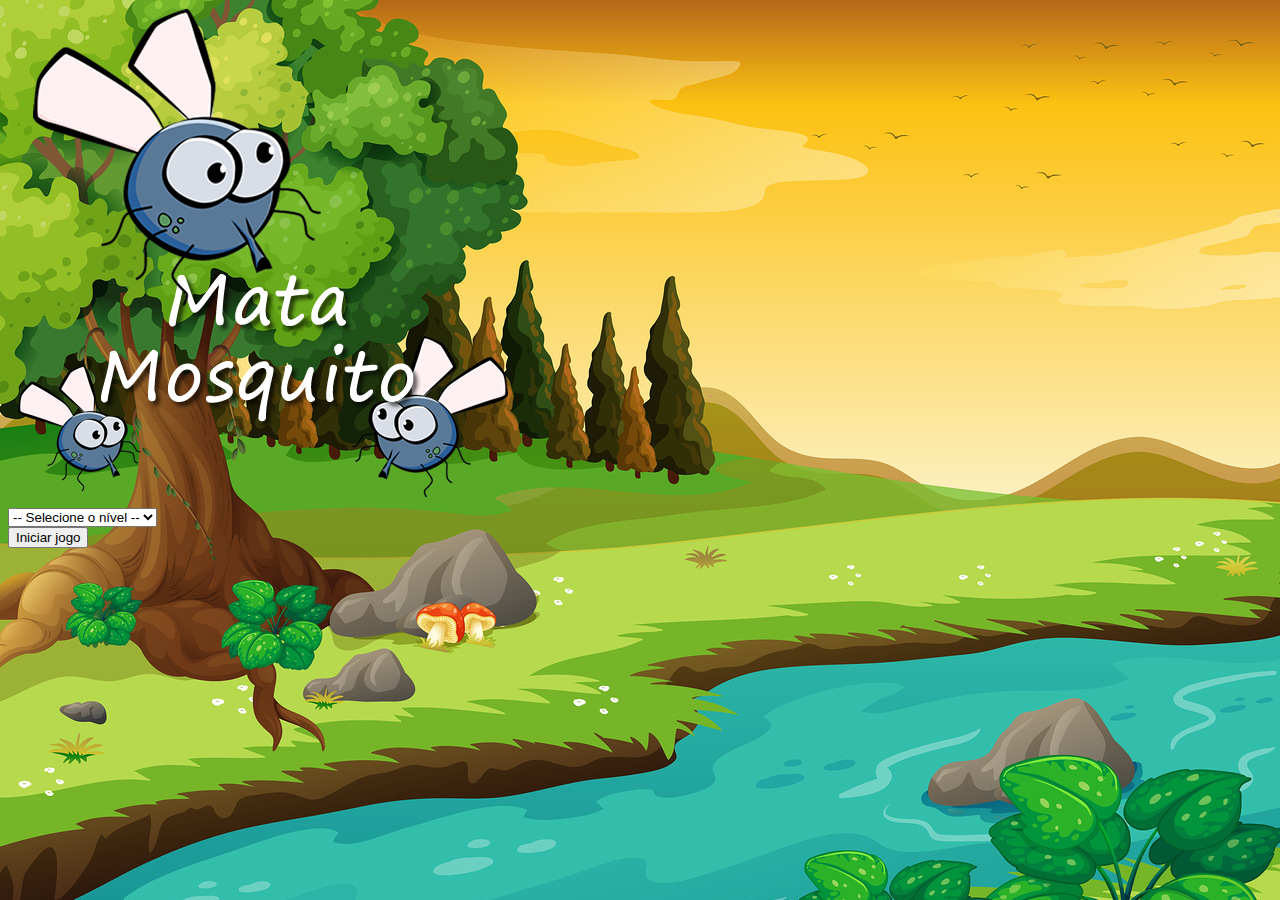
<file: index.html>
<html>
	<head>
		<title>Mata Mosquita</title>

		<link rel="stylesheet" href="https://maxcdn.bootstrapcdn.com/bootstrap/4.0.0-beta.2/css/bootstrap.min.css" integrity="sha384-PsH8R72JQ3SOdhVi3uxftmaW6Vc51MKb0q5P2rRUpPvrszuE4W1povHYgTpBfshb" crossorigin="anonymous">

    <link rel="stylesheet" href="estilo.css" />

    <script>
      
      function iniciarJogo(){
        var nivel = document.getElementById('nivel').value

        if (nivel === ''){
          alert('Selecione um nível para iniciar o jogo.')
          return false
        }
        
        window.location.href = 'app.html?' + nivel

      }

    </script>
    

	</head>

  <body>
    
    <!-- inicio container -->
    <div class="container">

      <div class="row">
        <div class="col">
          <div class="d-flex justify-content-center">
            <img src="imagens/game.png" />
          </div>
        </div>
      </div>

      <div class="row">
        <div class="col">
          <div class="d-flex justify-content-center">
            <div class="mb-2">
              <select id="nivel" class="form-control">
                <option value="">-- Selecione o nível --</option>
                <option value="normal">Normal</option>
                <option value="dificil">Difícil</option>
                <option value="chucknorris">Chuck Norris</option>
              </select>
            </div>
          </div>
        </div>
      </div>

      <div class="row">
        <div class="col">
          <div class="d-flex justify-content-center">
            <button onclick='iniciarJogo()' type="button" class="btn btn-danger btn-lg">Iniciar jogo</button>
          </div>
        </div>
      </div>

    </div><!--fim /container-->

  </body>	

</html>
</file>
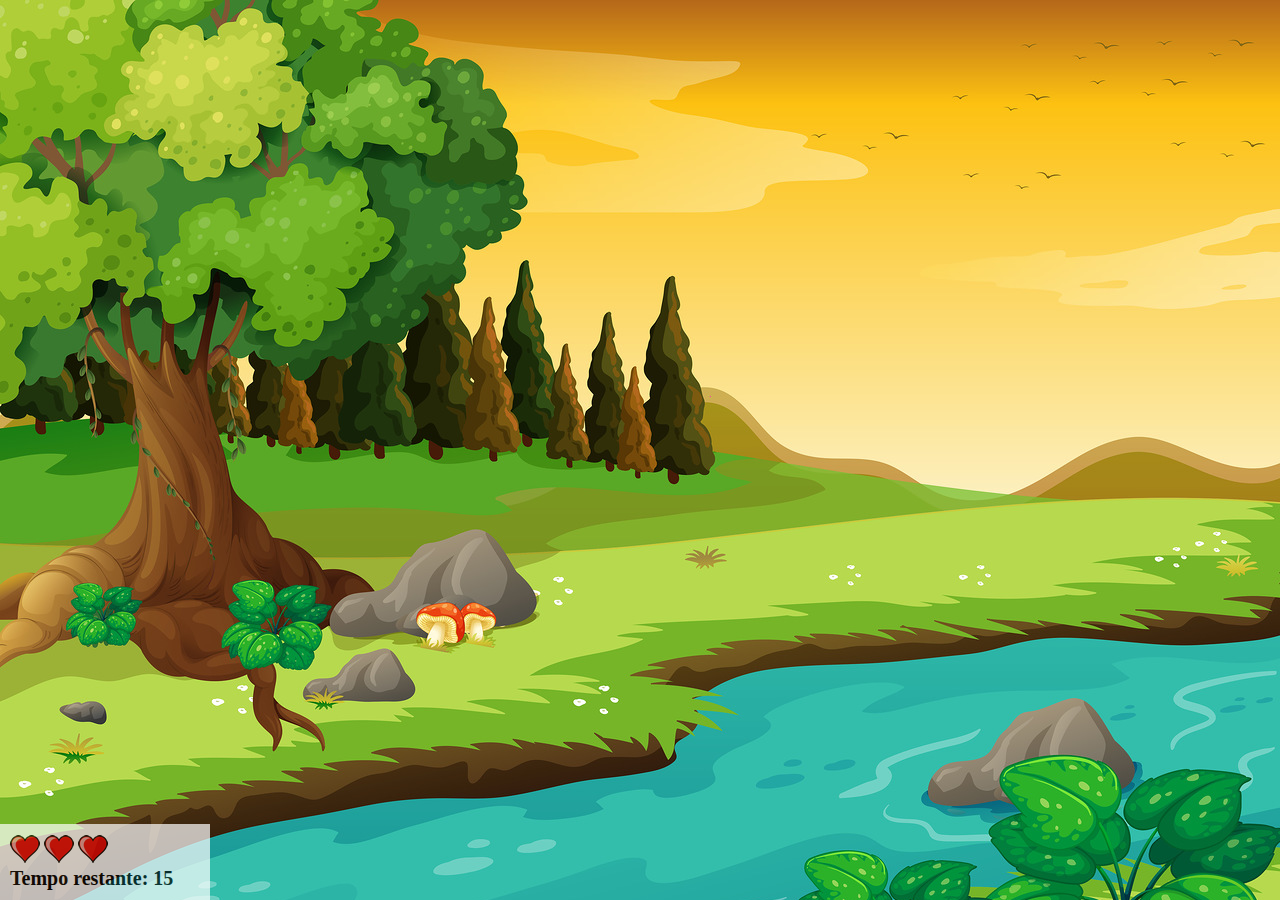
<file: app.html>
<html>
	<head>
		<title>Mata Mosquita</title>

    <link rel="stylesheet" href="estilo.css" />

    <script src="jogo.js"></script>

	</head>

  <body onresize="ajustaTamanhoPalcoJogo()">

    <!-- inicio painel -->
    <div class="painel">

      <div class="vidas">
        <img id="v1" src="imagens/coracao_cheio.png" />
        <img id="v2" src="imagens/coracao_cheio.png" />
        <img id="v3" src="imagens/coracao_cheio.png" />
      </div>

      <div class="cronometro">
        Tempo restante: <span id="cronometro"></span>
      </div>

    </div><!--fim /painel-->

    <script>

      document.getElementById('cronometro').innerHTML = tempo

      var criaMosquito = setInterval(
        function(){
        posicaoRandomica()}, criaMosquitoTempo
      )

    </script>

  </body>	

</html>
</file>
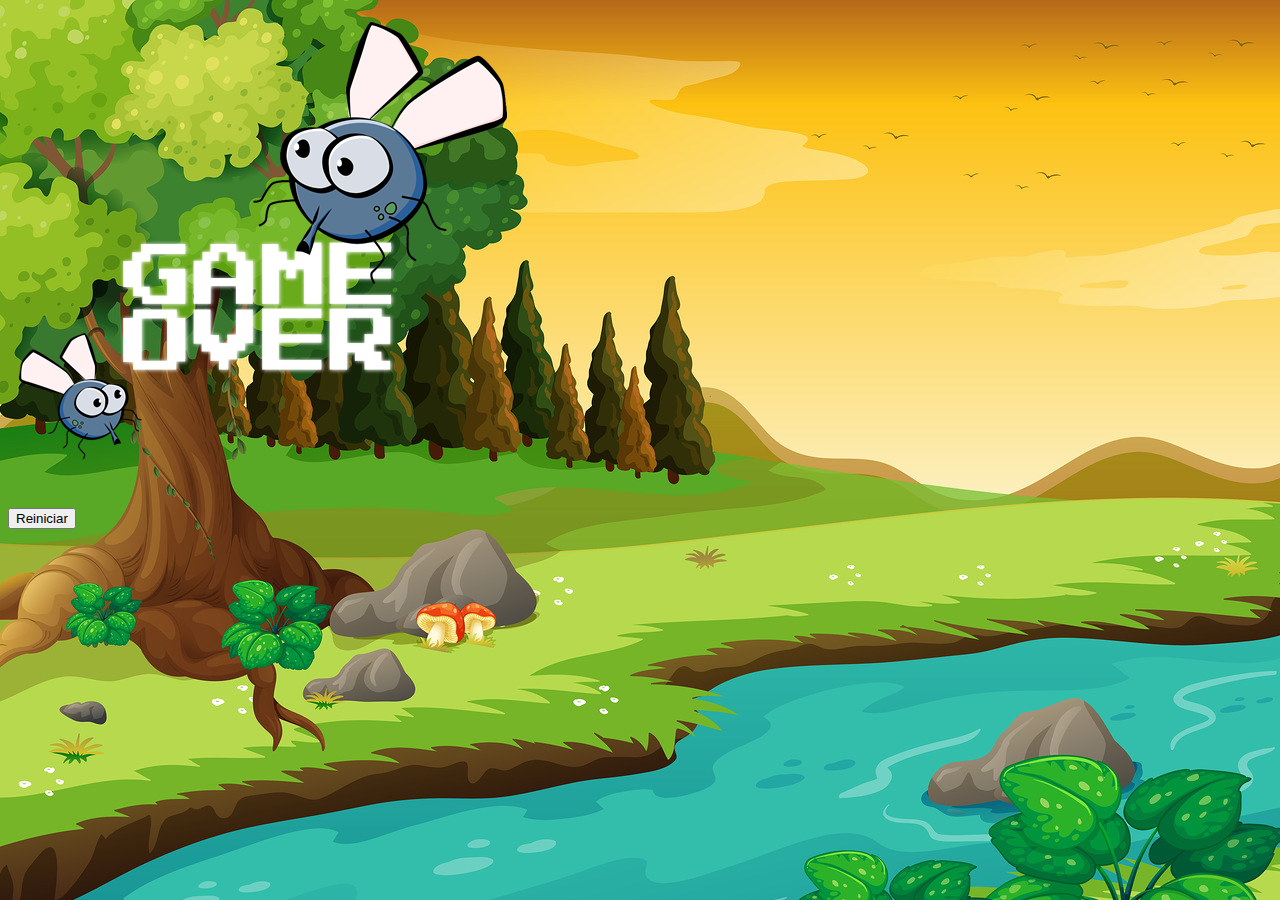
<file: fim_de_jogo.html>
<html>
	<head>
		<title>Mata Mosquita</title>

		<link rel="stylesheet" href="https://maxcdn.bootstrapcdn.com/bootstrap/4.0.0-beta.2/css/bootstrap.min.css" integrity="sha384-PsH8R72JQ3SOdhVi3uxftmaW6Vc51MKb0q5P2rRUpPvrszuE4W1povHYgTpBfshb" crossorigin="anonymous">

    <link rel="stylesheet" href="estilo.css" />

	</head>

  <body>
    
    <!-- inicio container -->
    <div class="container">

      <div class="row">
        <div class="col">
          <div class="d-flex justify-content-center">
            <img src="imagens/game_over.png" />
          </div>
        </div>
      </div>

      <div class="row">
        <div class="col">
          <div class="d-flex justify-content-center">
            <button onclick='window.location.href="index.html"' type="button" class="btn btn-dark btn-lg">Reiniciar</button>
          </div>
        </div>
      </div>

    </div><!--fim /container-->

  </body>	

</html>
</file>
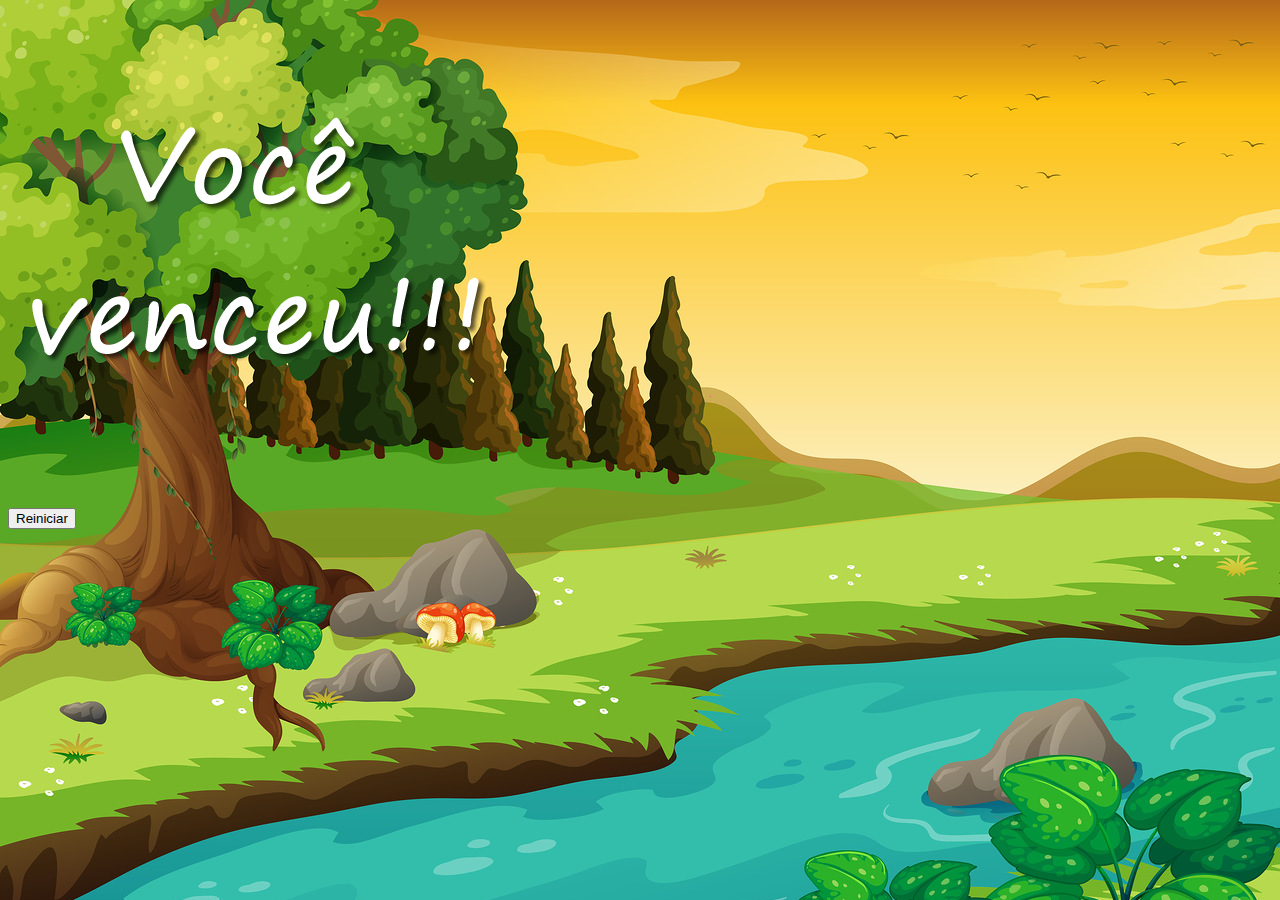
<file: vitoria.html>
<html>
	<head>
		<title>Mata Mosquita</title>

		<link rel="stylesheet" href="https://maxcdn.bootstrapcdn.com/bootstrap/4.0.0-beta.2/css/bootstrap.min.css" integrity="sha384-PsH8R72JQ3SOdhVi3uxftmaW6Vc51MKb0q5P2rRUpPvrszuE4W1povHYgTpBfshb" crossorigin="anonymous">

    <link rel="stylesheet" href="estilo.css" />

	</head>

  <body>
    
    <!-- inicio container -->
    <div class="container">

      <div class="row">
        <div class="col">
          <div class="d-flex justify-content-center">
            <img src="imagens/vitoria.png" />
          </div>
        </div>
      </div>

      <div class="row">
        <div class="col">
          <div class="d-flex justify-content-center">
            <button onclick='window.location.href="index.html"' type="button" class="btn btn-dark btn-lg">Reiniciar</button>
          </div>
        </div>
      </div>

    </div><!--fim /container-->

  </body>	

</html>
</file>
<file: estilo.css>
html{
cursor: url(imagens/mata_mosca.png) 30 30, auto;
}

body{
    background-image: url(imagens/bg.jpg);
    background-repeat: no-repeat;
}
.mosquito1 {
    width: 50px;
    height: 50px;
}
.mosquito2 {
    width: 70px;
    height: 70px;
}
.mosquito3 {
    width: 90px;
    height: 90px;
}

.ladoA{
    transform: scaleX(1);
}

.ladoA{
    transform: scaleX(-1);
}

.painel {
    position: absolute;
    width: 190px;
    padding: 10px;
    bottom: 0px;
    border-top: solid 1px #fff;
    background-color: #fff;
    opacity: 0.7;
    left: 0;
}

.vidas{
    float: left;
}

.cronometro {
    float: left;
    font-size: 20px;
    font-weight: bold;
}
</file>
